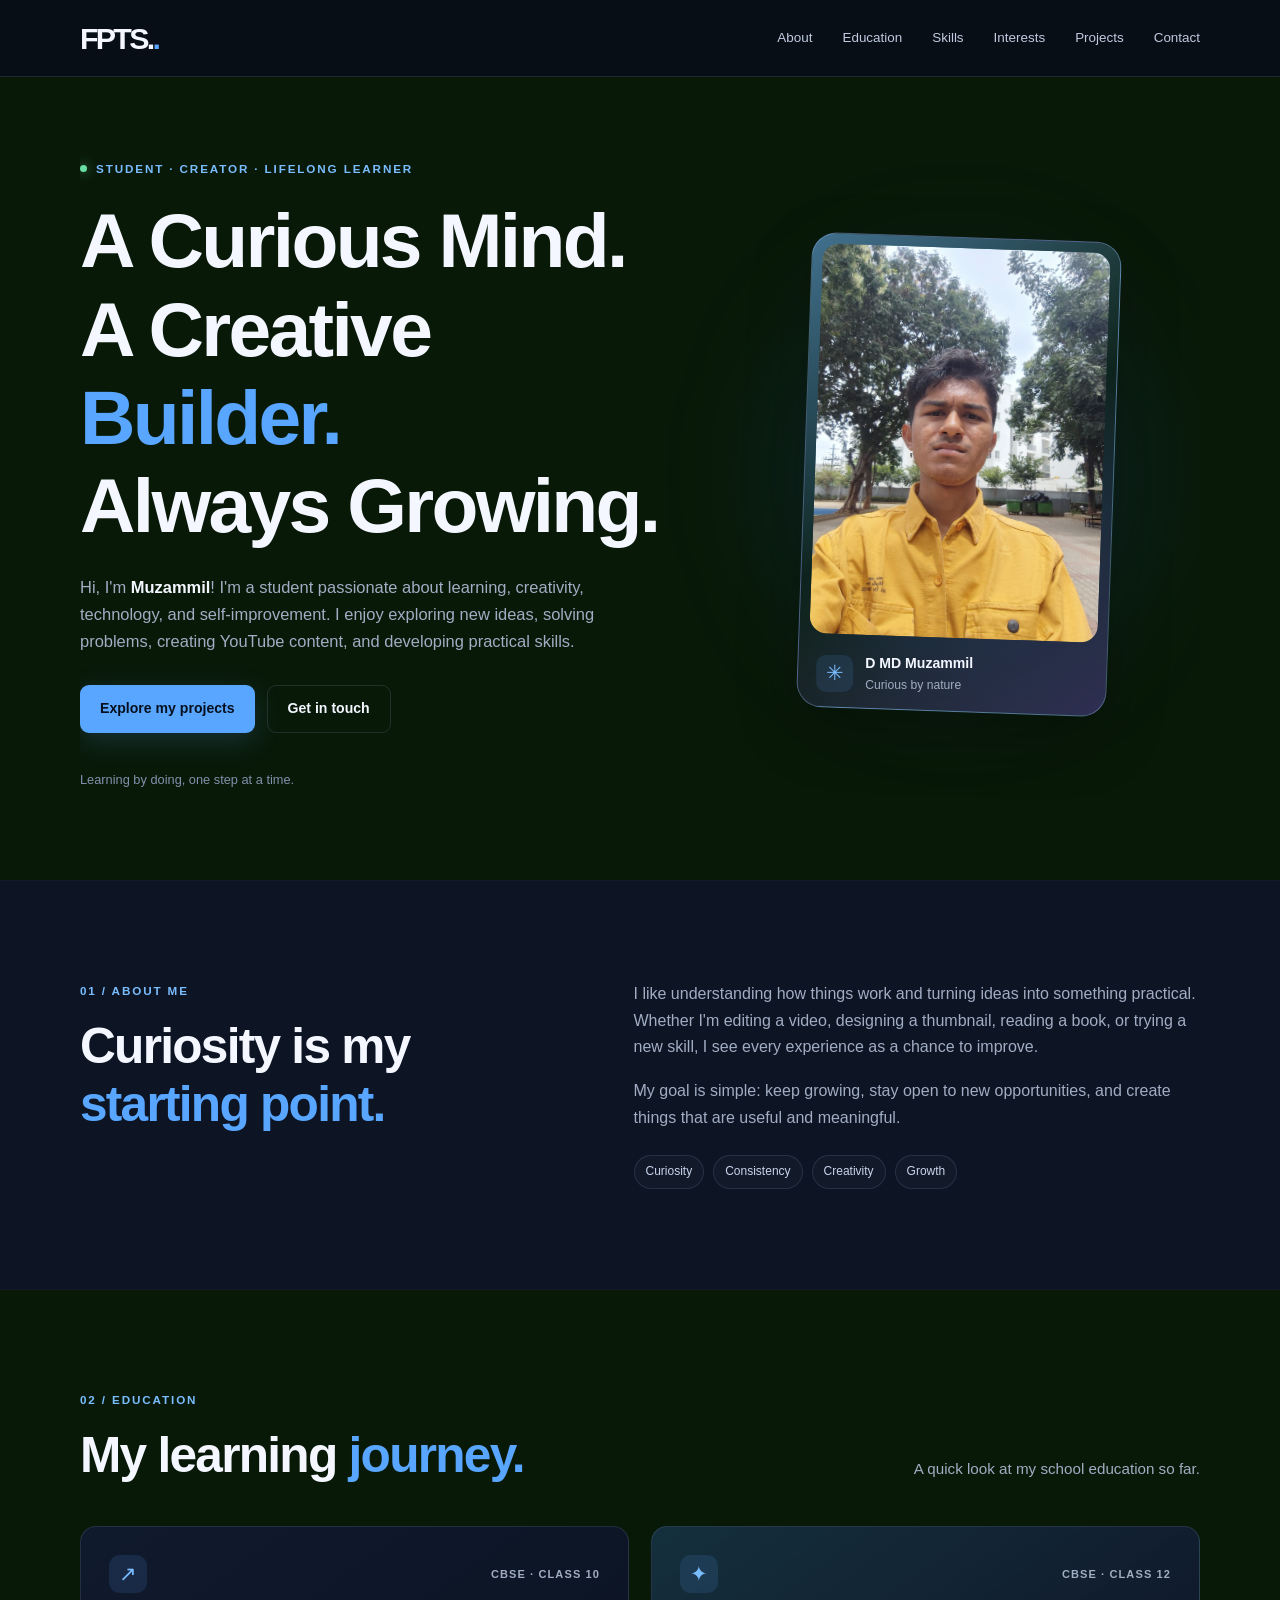
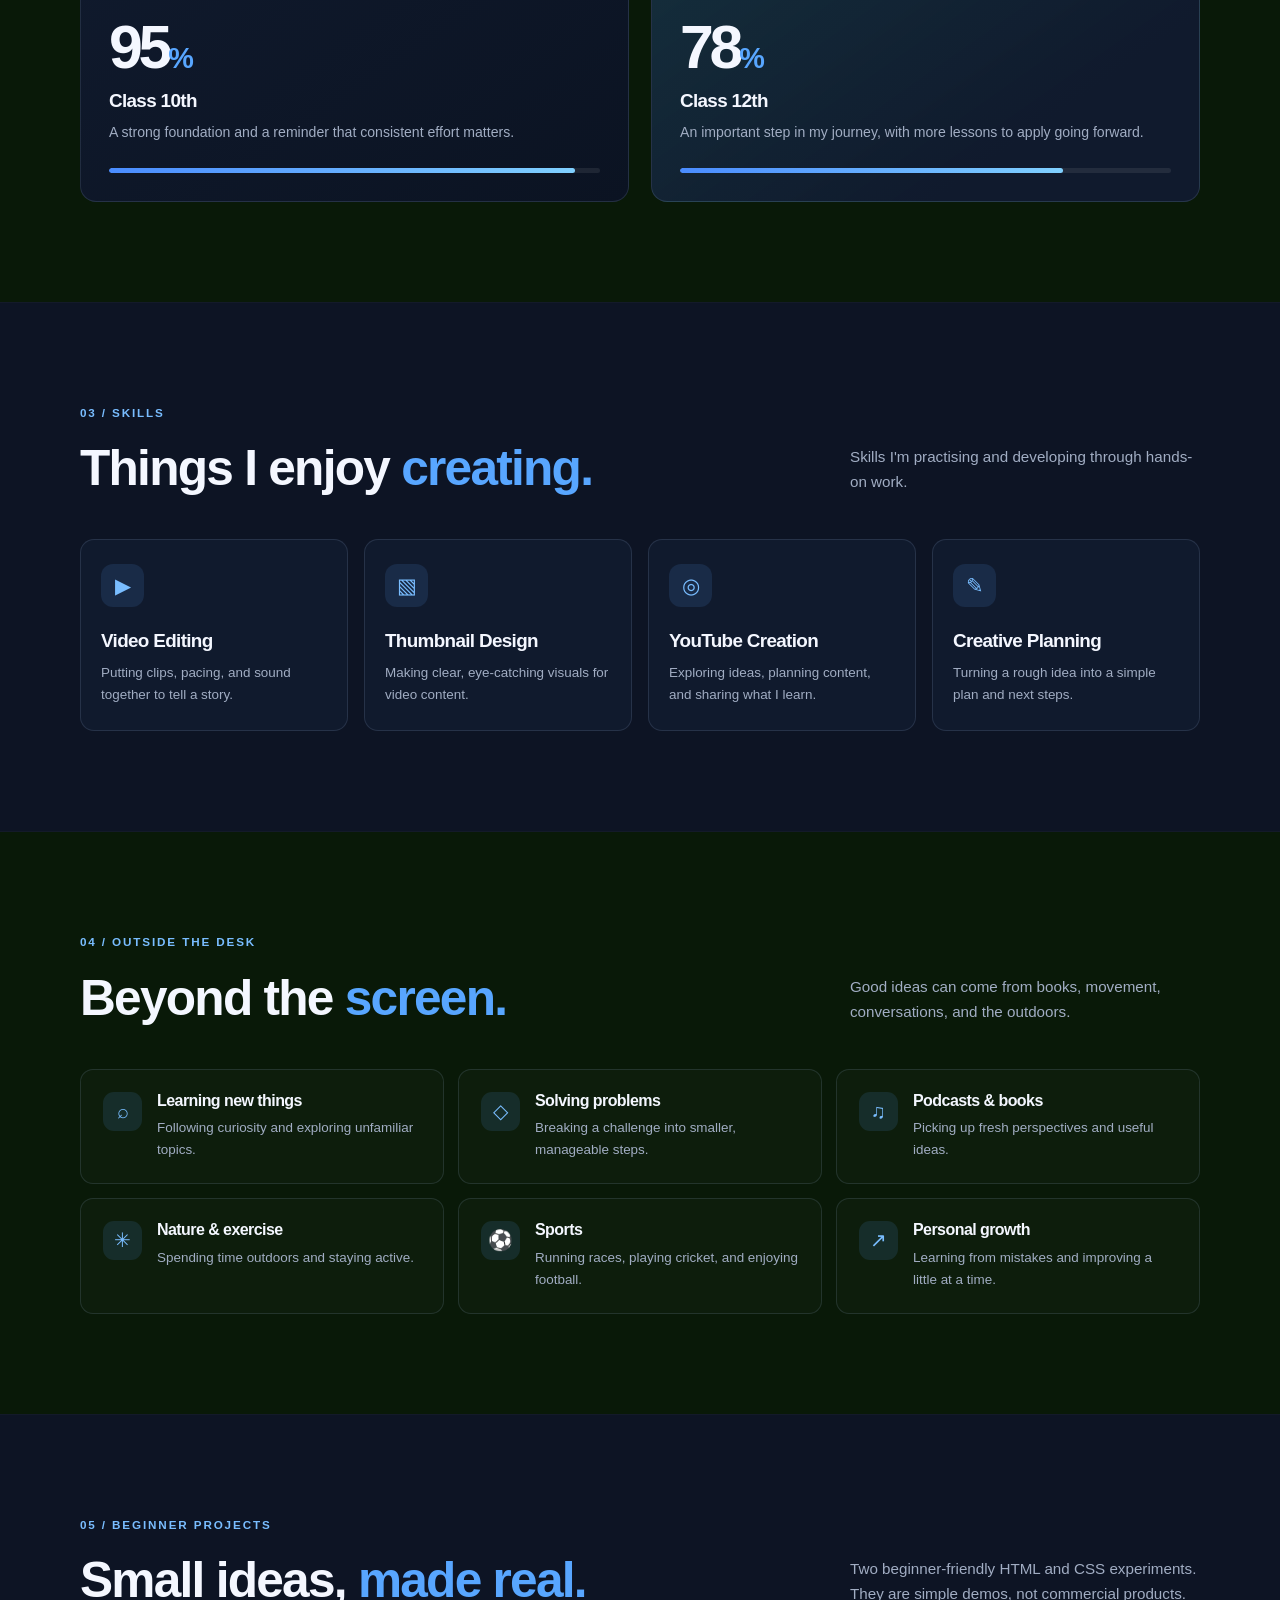
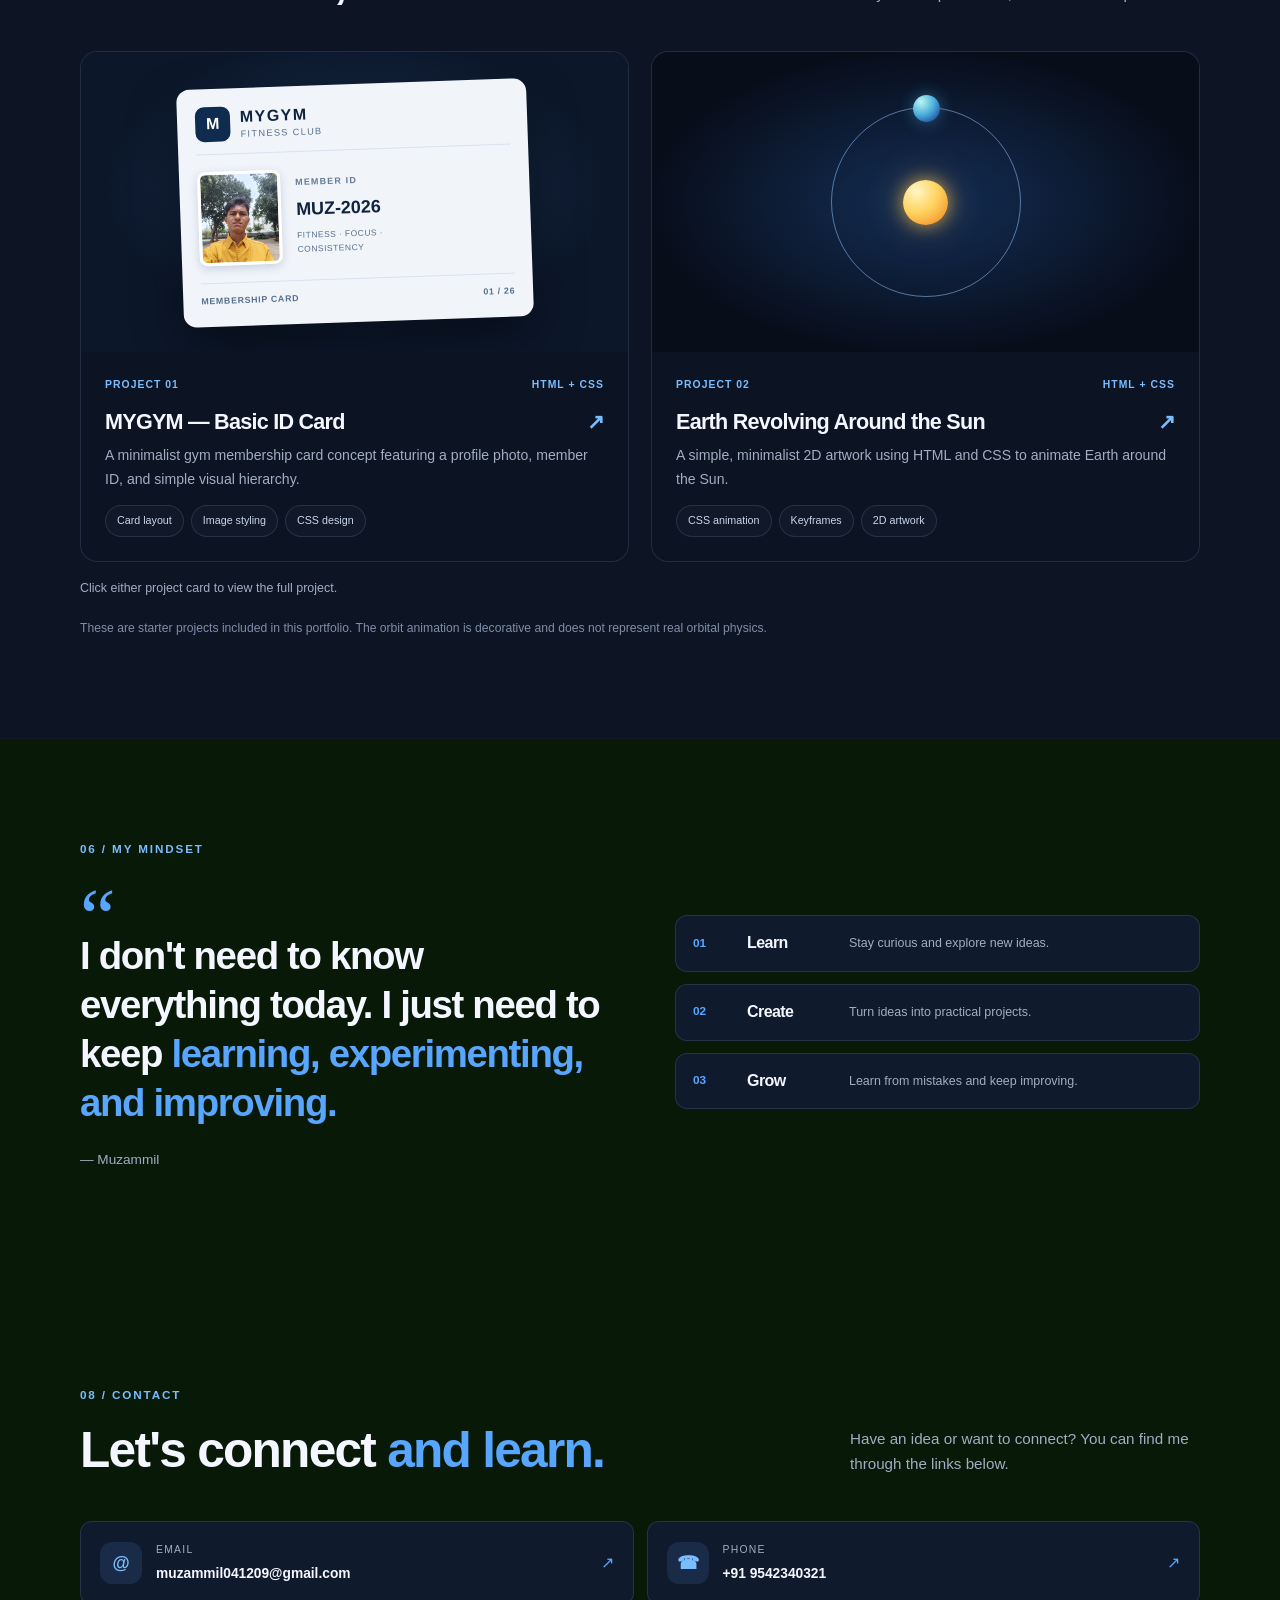
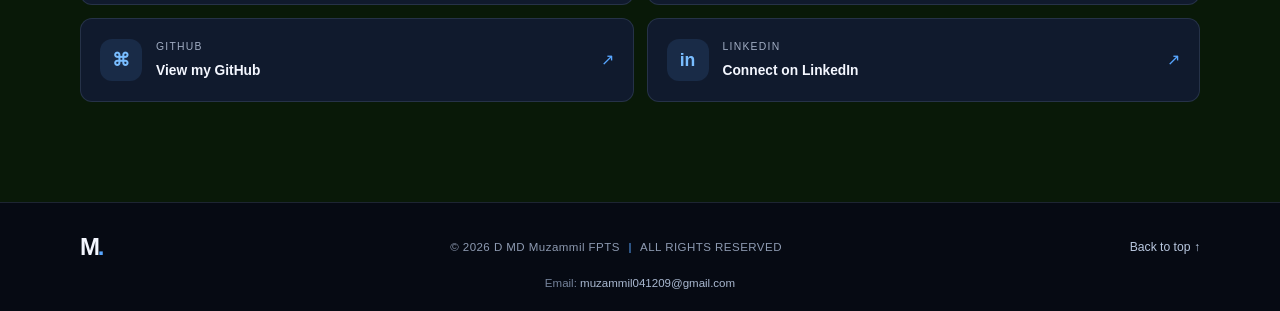
<file: index.html>
<!DOCTYPE html>
<html lang="en">
<head>
  <meta charset="UTF-8">
  <meta name="viewport" content="width=device-width, initial-scale=1.0">
  <meta name="description" content="Muzammil's student portfolio — learning, creating, and growing.">
  <title>D MD Muzammil | Personal Portfolio</title>
  <link rel="stylesheet" href="style.css">
</head>
<body>
  <header class="site-header">
    <nav class="nav container" aria-label="Main navigation">
      <a class="logo" href="#home" aria-label="Muzammil home">FPTS.<span>.</span></a>
      <div class="nav-links">
        <a href="#about">About</a>
        <a href="#education">Education</a>
        <a href="#skills">Skills</a>
        <a href="#interests">Interests</a>
        <a href="#projects">Projects</a>
        <a href="#contact">Contact</a>
      </div>
    </nav>
  </header>

  <main>
    <section class="hero section container" id="home">
      <div class="hero-copy">
        <p class="eyebrow"><span class="status-dot"></span> STUDENT · CREATOR · LIFELONG LEARNER</p>
        <h1>A Curious Mind.<br>A Creative <span>Builder.</span><br>Always Growing.</h1>
        <p class="hero-text">Hi, I'm <strong>Muzammil</strong>! I'm a student passionate about learning, creativity, technology, and self-improvement. I enjoy exploring new ideas, solving problems, creating YouTube content, and developing practical skills.</p>
        <div class="hero-actions">
          <a class="button button-primary" href="#projects">Explore my projects</a>
          <a class="button button-ghost" href="#contact">Get in touch</a>
        </div>
        <div class="hero-note"> Learning by doing, one step at a time.</div>
      </div>
      <div class="hero-visual">
        <div class="photo-glow"></div>
        <div class="profile-frame">
          <img src="profile.jpg" alt="Portrait of Muzammil wearing a yellow shirt outdoors">
          <div class="photo-caption"><span class="caption-mark">✳</span><div><strong>D MD Muzammil</strong><small>Curious by nature</small></div></div>
        </div>
        
        
        
      </div>
    </section>

    <section class="section section-muted" id="about">
      <div class="container about-grid">
        <div>
          <p class="eyebrow">01 / ABOUT ME</p>
          <h2>Curiosity is my <span>starting point.</span></h2>
        </div>
        <div class="about-copy">
          <p>I like understanding how things work and turning ideas into something practical. Whether I'm editing a video, designing a thumbnail, reading a book, or trying a new skill, I see every experience as a chance to improve.</p>
          <p>My goal is simple: keep growing, stay open to new opportunities, and create things that are useful and meaningful.</p>
          <div class="mini-values"><span>Curiosity</span><span>Consistency</span><span>Creativity</span><span>Growth</span></div>
        </div>
      </div>
    </section>

    <section class="section container" id="education">
      <div class="section-heading">
        <div><p class="eyebrow">02 / EDUCATION</p><h2>My learning <span>journey.</span></h2></div>
        <p class="section-intro">A quick look at my school education so far.</p>
      </div>
      <div class="education-grid">
        <article class="education-card">
          <div class="card-top"><span class="card-icon">↗</span><span class="card-label">CBSE · CLASS 10</span></div>
          <p class="score">95<span>%</span></p>
          <h3>Class 10th</h3>
          <p class="muted-text">A strong foundation and a reminder that consistent effort matters.</p>
          <div class="score-track"><span style="width:95%"></span></div>
        </article>
        <article class="education-card education-card-featured">
          <div class="card-top"><span class="card-icon">✦</span><span class="card-label">CBSE · CLASS 12</span></div>
          <p class="score">78<span>%</span></p>
          <h3>Class 12th</h3>
          <p class="muted-text">An important step in my journey, with more lessons to apply going forward.</p>
          <div class="score-track"><span style="width:78%"></span></div>
        </article>
      </div>
    </section>

    <section class="section section-muted" id="skills">
      <div class="container">
        <div class="section-heading">
          <div><p class="eyebrow">03 / SKILLS</p><h2>Things I enjoy <span>creating.</span></h2></div>
          <p class="section-intro">Skills I'm practising and developing through hands-on work.</p>
        </div>
        <div class="skills-grid">
          <article class="skill-card"><span class="skill-symbol">▶</span><h3>Video Editing</h3><p>Putting clips, pacing, and sound together to tell a story.</p></article>
          <article class="skill-card"><span class="skill-symbol">▧</span><h3>Thumbnail Design</h3><p>Making clear, eye-catching visuals for video content.</p></article>
          <article class="skill-card"><span class="skill-symbol">◎</span><h3>YouTube Creation</h3><p>Exploring ideas, planning content, and sharing what I learn.</p></article>
          <article class="skill-card"><span class="skill-symbol">✎</span><h3>Creative Planning</h3><p>Turning a rough idea into a simple plan and next steps.</p></article>
        </div>
      </div>
    </section>

    <section class="section container" id="interests">
      <div class="section-heading">
        <div><p class="eyebrow">04 / OUTSIDE THE DESK</p><h2>Beyond the <span>screen.</span></h2></div>
        <p class="section-intro">Good ideas can come from books, movement, conversations, and the outdoors.</p>
      </div>
      <div class="interest-grid">
        <div class="interest-item"><span>⌕</span><div><h3>Learning new things</h3><p>Following curiosity and exploring unfamiliar topics.</p></div></div>
        <div class="interest-item"><span>◇</span><div><h3>Solving problems</h3><p>Breaking a challenge into smaller, manageable steps.</p></div></div>
        <div class="interest-item"><span>♫</span><div><h3>Podcasts & books</h3><p>Picking up fresh perspectives and useful ideas.</p></div></div>
        <div class="interest-item"><span>✳</span><div><h3>Nature & exercise</h3><p>Spending time outdoors and staying active.</p></div></div>
        <div class="interest-item"><span>⚽</span><div><h3>Sports</h3><p>Running races, playing cricket, and enjoying football.</p></div></div>
        <div class="interest-item"><span>↗</span><div><h3>Personal growth</h3><p>Learning from mistakes and improving a little at a time.</p></div></div>
      </div>
    </section>

    <section class="section section-muted" id="projects">
      <div class="container">
        <div class="section-heading">
          <div><p class="eyebrow">05 / BEGINNER PROJECTS</p><h2>Small ideas, <span>made real.</span></h2></div>
          <p class="section-intro">Two beginner-friendly HTML and CSS experiments. They are simple demos, not commercial products.</p>
        </div>
        <div class="projects-grid">
          <a class="project-card project-card-link" href="gym-id-card.html" aria-label="Open MYGYM basic ID card project">
            <div class="project-preview id-preview">
              <div class="gym-card">
                <div class="gym-top"><span class="gym-logo">M</span><div><strong>MYGYM</strong><small>FITNESS CLUB</small></div></div>
                <div class="gym-body">
                  <img src="profile.jpg" alt="Muzammil's photo used in the sample MYGYM ID card">
                  <div class="gym-details"><strong>MEMBER ID</strong><span>MUZ-2026</span><small>FITNESS · FOCUS · CONSISTENCY</small></div>
                </div>
                <div class="gym-bottom"><span>MEMBERSHIP CARD</span><span>01 / 26</span></div>
              </div>
            </div>
            <div class="project-info"><div class="project-meta"><span>PROJECT 01</span><span>HTML + CSS</span></div><h3>MYGYM — Basic ID Card <span class="project-open-arrow">↗</span></h3><p>A minimalist gym membership card concept featuring a profile photo, member ID, and simple visual hierarchy.</p><div class="tag-list"><span>Card layout</span><span>Image styling</span><span>CSS design</span></div></div>
          </a>
          <a class="project-card project-card-link" href="earth-sun.html" aria-label="Open Earth revolving around Sun project">
            <div class="project-preview space-preview">
              
              <div class="sun-system-preview" aria-label="Minimalist CSS animation showing Earth revolving around the Sun">
                
                <div class="preview-orbit-ring"></div>
                <div class="preview-sun"></div>
                <div class="preview-earth-orbit"><div class="preview-earth"></div></div>
              </div>
              
            </div>
            <div class="project-info"><div class="project-meta"><span>PROJECT 02</span><span>HTML + CSS</span></div><h3>Earth Revolving Around the Sun <span class="project-open-arrow">↗</span></h3><p>A simple, minimalist 2D artwork using HTML and CSS to animate Earth around the Sun.</p><div class="tag-list"><span>CSS animation</span><span>Keyframes</span><span>2D artwork</span></div></div>
          </a>
        </div>
        
        <p class="project-click-note">Click either project card to view the full project.</p>
        <p class="project-note">These are starter projects included in this portfolio. The orbit animation is decorative and does not represent real orbital physics.</p>
      </div>
    </section>

    <section class="section container mindset-section">
      <div class="mindset-quote"><p class="eyebrow">06 / MY MINDSET</p><span class="quote-mark">“</span><h2>I don't need to know everything today. I just need to keep <span>learning, experimenting, and improving.</span></h2><p class="quote-signature">— Muzammil</p></div>
      <div class="mindset-cards">
        <article><span class="mindset-number">01</span><h3>Learn</h3><p>Stay curious and explore new ideas.</p></article>
        <article><span class="mindset-number">02</span><h3>Create</h3><p>Turn ideas into practical projects.</p></article>
        <article><span class="mindset-number">03</span><h3>Grow</h3><p>Learn from mistakes and keep improving.</p></article>
      </div>
    </section>

   

    <section class="section container contact-section" id="contact">
      <div class="section-heading">
        <div><p class="eyebrow">08 / CONTACT</p><h2>Let's connect <span>and learn.</span></h2></div>
        <p class="section-intro">Have an idea or want to connect? You can find me through the links below.</p>
      </div>
      <div class="contact-grid">
        <a class="contact-card" href="mailto:muzammil041209@gmail.com"><span class="contact-icon">@</span><span><small>EMAIL</small><strong>muzammil041209@gmail.com</strong></span><span class="contact-arrow">↗</span></a>
        <a class="contact-card" href="tel:+919542340321"><span class="contact-icon">☎</span><span><small>PHONE</small><strong>+91 9542340321</strong></span><span class="contact-arrow">↗</span></a>
        <a class="contact-card" href="https://github.com/muzammil041209-crypto" target="_blank" rel="noopener noreferrer"><span class="contact-icon">⌘</span><span><small>GITHUB</small><strong>View my GitHub</strong></span><span class="contact-arrow">↗</span></a>
        <a class="contact-card" href="https://www.linkedin.com/in/smart-study-d-md-muzammil-b70993381?utm_source=share_via&amp;utm_content=profile&amp;utm_medium=member_android" target="_blank" rel="noopener noreferrer"><span class="contact-icon">in</span><span><small>LINKEDIN</small><strong>Connect on LinkedIn</strong></span><span class="contact-arrow">↗</span></a>
      </div>
    </section>
  </main>

  <footer class="site-footer">
    <div class="container footer-inner">
      <a class="logo footer-logo" href="#home">M<span>.</span></a>
      <p>© 2026 D MD Muzammil FPTS <span class="footer-divider">|</span> ALL RIGHTS RESERVED</p>
      <a class="back-top" href="#home">Back to top ↑</a>
    </div>
    <div class="container footer-email">Email: <a href="mailto:muzammil041209@gmail.com">muzammil041209@gmail.com</a></div>
  </footer>
</body>
</html>
</file>
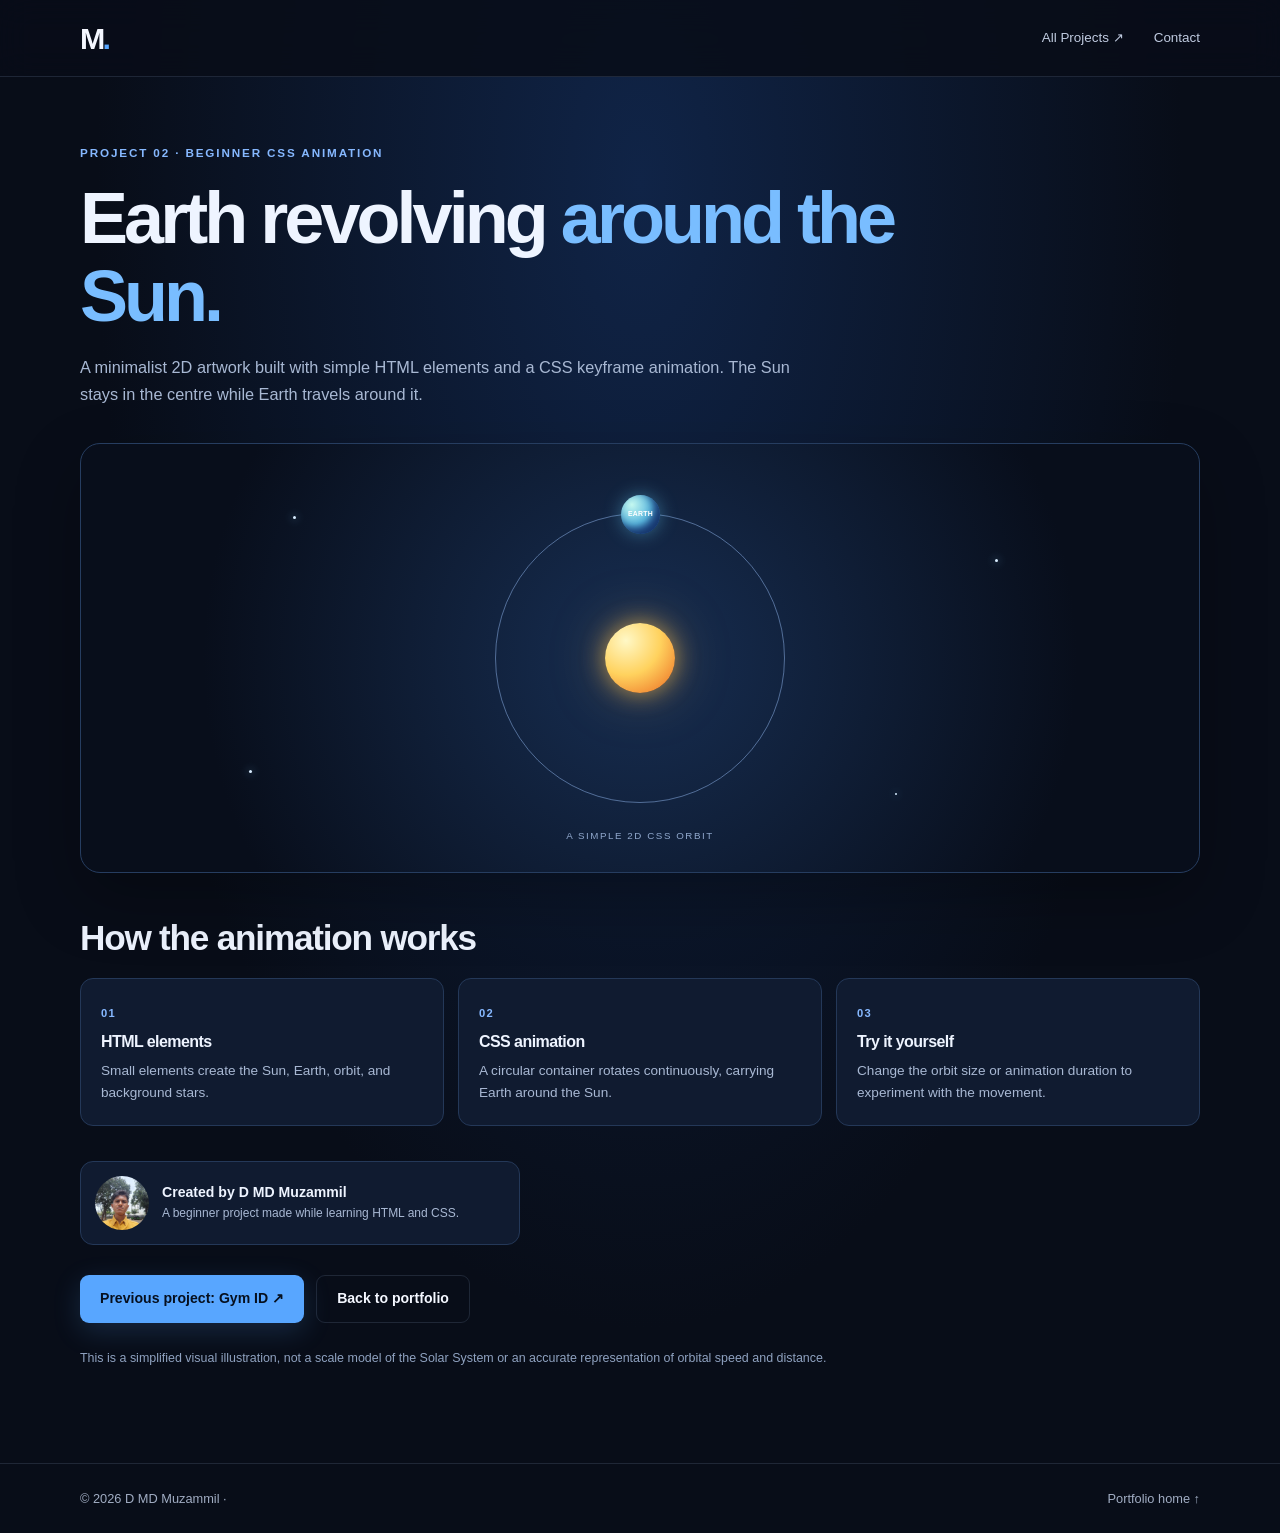
<file: earth-sun.html>
<!DOCTYPE html>
<html lang="en">
<head>
  <meta charset="UTF-8">
  <meta name="viewport" content="width=device-width, initial-scale=1.0">
  <title>Earth Revolving Around the Sun | D MD Muzammil</title>
  <link rel="stylesheet" href="style.css">
  <link rel="stylesheet" href="project-pages.css">
</head>
<body class="standalone-project earth-project-page">
  <header class="site-header">
    <nav class="nav container" aria-label="Project navigation">
      <a class="logo" href="index.html#home" aria-label="Back to portfolio">M<span>.</span></a>
      <div class="nav-links"><a href="index.html#projects">All Projects ↗</a><a href="index.html#contact">Contact</a></div>
    </nav>
  </header>
  <main class="project-page-main container">
    <p class="eyebrow">PROJECT 02 · BEGINNER CSS ANIMATION</p>
    <h1>Earth revolving <span>around the Sun.</span></h1>
    <p class="project-lead">A minimalist 2D artwork built with simple HTML elements and a CSS keyframe animation. The Sun stays in the centre while Earth travels around it.</p>

    <section class="earth-artwork" aria-label="Earth revolving around the Sun animation">
      <span class="art-star art-star-1"></span><span class="art-star art-star-2"></span><span class="art-star art-star-3"></span><span class="art-star art-star-4"></span>
      <div class="art-orbit"></div>
      <div class="art-sun"></div>
      <div class="art-earth-orbit"><div class="art-earth"><span>EARTH</span></div></div>
      <p class="art-label">A SIMPLE 2D CSS ORBIT</p>
    </section>

    <section class="project-learning">
      <h2>How the animation works</h2>
      <div class="learning-cards">
        <article><span>01</span><h3>HTML elements</h3><p>Small elements create the Sun, Earth, orbit, and background stars.</p></article>
        <article><span>02</span><h3>CSS animation</h3><p>A circular container rotates continuously, carrying Earth around the Sun.</p></article>
        <article><span>03</span><h3>Try it yourself</h3><p>Change the orbit size or animation duration to experiment with the movement.</p></article>
      </div>
    </section>
    <aside class="project-author project-author-dark"><img src="profile.jpg" alt="Muzammil's profile photo"><span><strong>Created by D MD Muzammil</strong><small>A beginner project made while learning HTML and CSS.</small></span></aside>
    <div class="project-page-actions"><a class="button button-primary" href="gym-id-card.html">Previous project: Gym ID ↗</a><a class="button button-ghost" href="index.html#projects">Back to portfolio</a></div>
    <p class="science-note">This is a simplified visual illustration, not a scale model of the Solar System or an accurate representation of orbital speed and distance.</p>
  </main>
  <footer class="project-footer"><div class="container">© 2026 D MD Muzammil · <a href="index.html">Portfolio home ↑</a></div></footer>
</body>
</html>
</file>
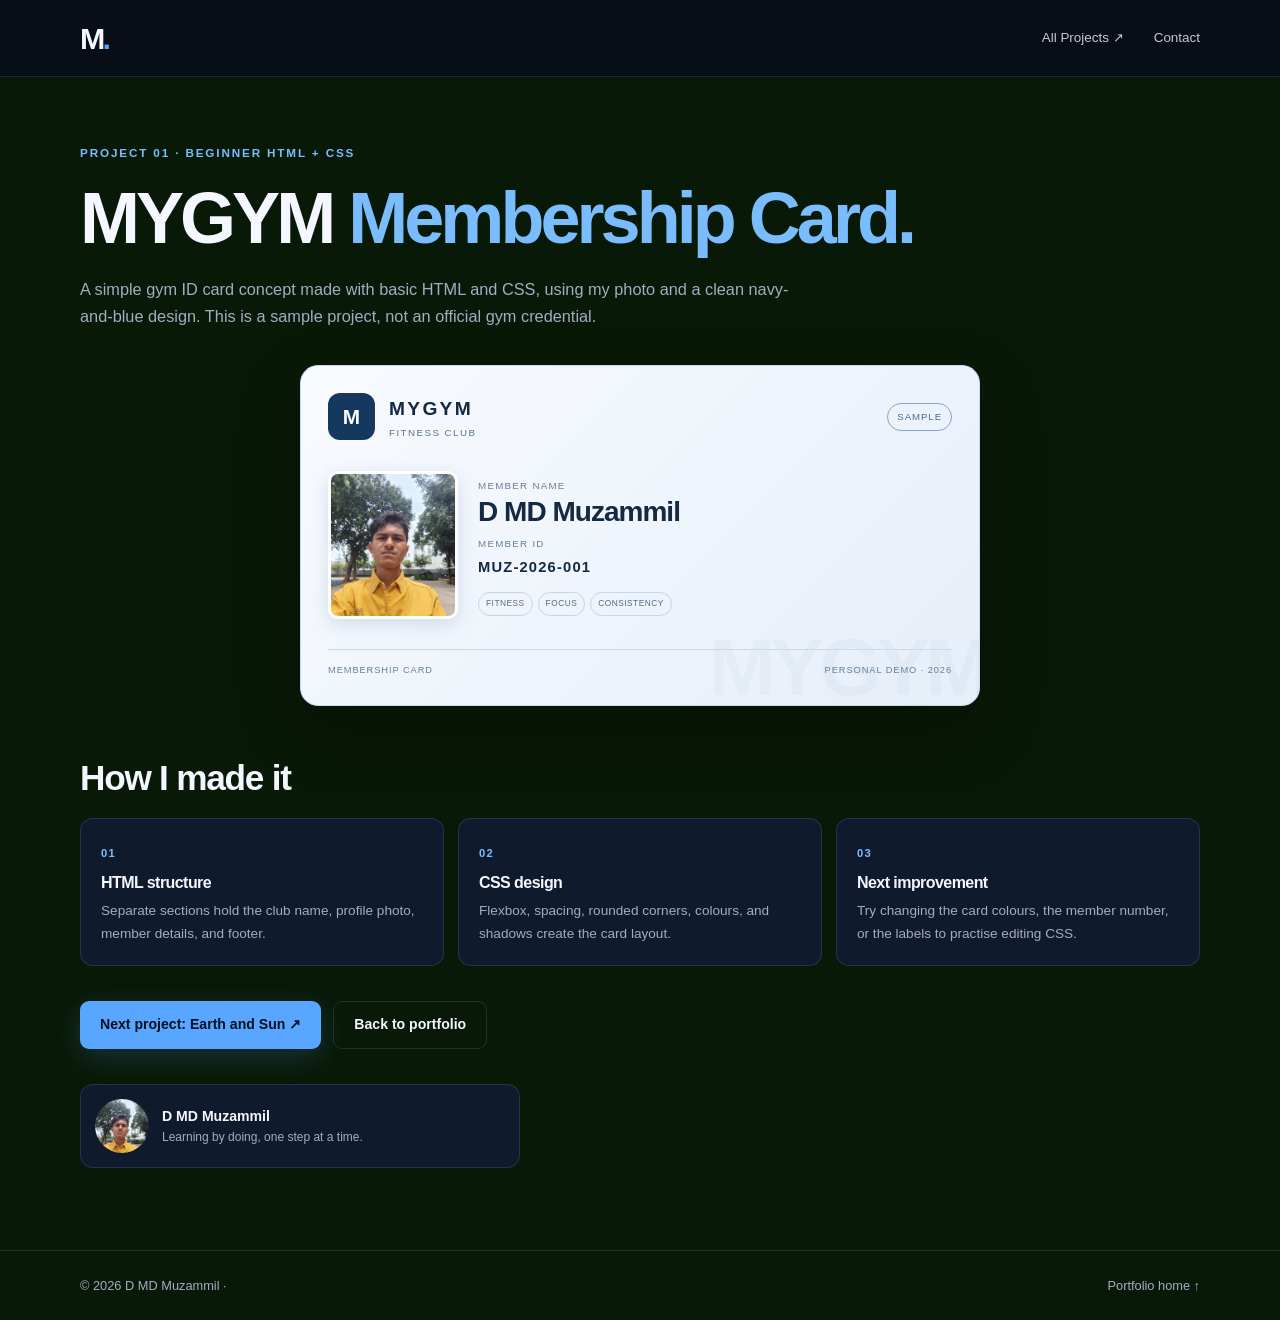
<file: gym-id-card.html>
<!DOCTYPE html>
<html lang="en">
<head>
  <meta charset="UTF-8">
  <meta name="viewport" content="width=device-width, initial-scale=1.0">
  <title>MYGYM ID Card | D MD Muzammil</title>
  <link rel="stylesheet" href="style.css">
  <link rel="stylesheet" href="project-pages.css">
</head>
<body class="standalone-project gym-project-page">
  <header class="site-header">
    <nav class="nav container" aria-label="Project navigation">
      <a class="logo" href="index.html#home" aria-label="Back to portfolio">M<span>.</span></a>
      <div class="nav-links"><a href="index.html#projects">All Projects ↗</a><a href="index.html#contact">Contact</a></div>
    </nav>
  </header>
  <main class="project-page-main container">
    <p class="eyebrow">PROJECT 01 · BEGINNER HTML + CSS</p>
    <h1>MYGYM <span>Membership Card.</span></h1>
    <p class="project-lead">A simple gym ID card concept made with basic HTML and CSS, using my photo and a clean navy-and-blue design. This is a sample project, not an official gym credential.</p>

    <section class="gym-demo-card" aria-label="Sample gym ID card">
      <div class="gym-demo-head">
        <div class="gym-demo-logo">M</div>
        <div><strong>MYGYM</strong><small>FITNESS CLUB</small></div>
        <span class="demo-badge">SAMPLE</span>
      </div>
      <div class="gym-demo-member">
        <img src="profile.jpg" alt="Muzammil's profile photo">
        <div class="gym-demo-details">
          <small>MEMBER NAME</small><h2>D MD Muzammil</h2>
          <small>MEMBER ID</small><strong>MUZ-2026-001</strong>
          <div class="gym-demo-tags"><span>FITNESS</span><span>FOCUS</span><span>CONSISTENCY</span></div>
        </div>
      </div>
      <div class="gym-demo-footer"><span>MEMBERSHIP CARD</span><span>PERSONAL DEMO · 2026</span></div>
      <div class="gym-demo-watermark">MYGYM</div>
    </section>

    <section class="project-learning">
      <h2>How I made it</h2>
      <div class="learning-cards">
        <article><span>01</span><h3>HTML structure</h3><p>Separate sections hold the club name, profile photo, member details, and footer.</p></article>
        <article><span>02</span><h3>CSS design</h3><p>Flexbox, spacing, rounded corners, colours, and shadows create the card layout.</p></article>
        <article><span>03</span><h3>Next improvement</h3><p>Try changing the card colours, the member number, or the labels to practise editing CSS.</p></article>
      </div>
    </section>
    <div class="project-page-actions"><a class="button button-primary" href="earth-sun.html">Next project: Earth and Sun ↗</a><a class="button button-ghost" href="index.html#projects">Back to portfolio</a></div>
    <aside class="project-author"><img src="profile.jpg" alt=""><span><strong>D MD Muzammil</strong><small>Learning by doing, one step at a time.</small></span></aside>
  </main>
  <footer class="project-footer"><div class="container">© 2026 D MD Muzammil · <a href="index.html">Portfolio home ↑</a></div></footer>
</body>
</html>
</file>
<file: style.css>
:root {
  --bg: #091908;
  --bg-soft: #0d1424;
  --card: #101a2d;
  --card-light: #14213a;
  --text: #f4f7ff;
  --muted: #a1adc3;
  --blue: #58a6ff;
  --blue-bright: #79bdff;
  --border: rgba(160, 185, 225,  0.15);
  --shadow: 0 22px 60px rgba(0, 0, 0, 0.25);
}

* { box-sizing: border-box; }
html { scroll-behavior: smooth; scroll-padding-top: 90px; }
body {
  margin: 0;
  background: var(--bg);
  color: var(--text);
  font-family: Inter, "Segoe UI", Arial, sans-serif;
  line-height: 1.65;
}
a { color: inherit; text-decoration: none; }
img { max-width: 100%; display: block; }
button, a { -webkit-tap-highlight-color: transparent; }
a:focus-visible { outline: 3px solid var(--blue-bright); outline-offset: 4px; border-radius: 5px; }
.container { width: min(1120px, calc(100% - 44px)); margin-inline: auto; }
.section { padding-block: 100px; }
.section-muted { background: var(--bg-soft); border-block: 1px solid rgba(255,255,255,.025); }
h1, h2, h3, p { margin-top: 0; }
h1, h2, h3 { line-height: 1.15; letter-spacing: -0.035em; }
h1 { font-size: clamp(2.8rem, 6vw, 5.2rem); margin-bottom: 24px; }
h2 { font-size: clamp(2rem, 4vw, 3.1rem); margin-bottom: 0; }
h3 { font-size: 1.18rem; }
h1 span, h2 span { color: var(--blue); }
.eyebrow { color: var(--blue-bright); font-size: .73rem; font-weight: 800; letter-spacing: .16em; margin-bottom: 18px; }
.muted-text, .section-intro { color: var(--muted); }
.section-heading { display: flex; align-items: end; justify-content: space-between; gap: 32px; margin-bottom: 42px; }
.section-intro { max-width: 350px; margin-bottom: 3px; font-size: .95rem; }

/* Navigation */
.site-header { position: sticky; top: 0; z-index: 20; background: rgba(8,13,25,.88); backdrop-filter: blur(16px); border-bottom: 1px solid var(--border); }
.nav { min-height: 76px; display: flex; align-items: center; justify-content: space-between; gap: 24px; }
.logo { display: inline-flex; align-items: center; font-size: 1.9rem; font-weight: 900; letter-spacing: -.09em; }
.logo span { color: var(--blue); }
.nav-links { display: flex; align-items: center; gap: clamp(14px, 2.5vw, 30px); }
.nav-links a { color: #c0cbe0; font-size: .84rem; transition: color .2s ease; }
.nav-links a:hover { color: var(--blue-bright); }

/* Hero */
.hero { min-height: 660px; display: grid; grid-template-columns: 1.1fr .9fr; align-items: center; gap: 50px; padding-top: 82px; padding-bottom: 90px; overflow: hidden; }
.hero-copy { position: relative; z-index: 2; }
.hero .eyebrow { display: flex; align-items: center; gap: 9px; }
.status-dot, .chip-dot { width: 7px; height: 7px; border-radius: 50%; background: #68e0a3; box-shadow: 0 0 12px rgba(104,224,163,.65); }
.hero-text { max-width: 600px; color: var(--muted); font-size: 1.03rem; }
.hero-text strong { color: var(--text); }
.hero-actions { display: flex; flex-wrap: wrap; gap: 12px; margin-top: 30px; }
.button { display: inline-flex; align-items: center; justify-content: center; gap: 14px; min-height: 48px; padding: 0 20px; border-radius: 9px; font-size: .88rem; font-weight: 750; transition: transform .2s ease, background .2s ease, border-color .2s ease; }
.button:hover { transform: translateY(-3px); }
.button-primary { color: #06101f; background: var(--blue); box-shadow: 0 8px 28px rgba(88,166,255,.18); }
.button-primary:hover { background: var(--blue-bright); }
.button-ghost { border: 1px solid var(--border); color: var(--text); }
.button-ghost:hover { border-color: var(--blue); }
.hero-note { display: flex; align-items: center; gap: 12px; margin-top: 36px; color: #8291ab; font-size: .8rem; }
.note-line { width: 32px; height: 1px; background: var(--blue); }
.hero-visual { position: relative; display: grid; place-items: center; min-height: 460px; }
.photo-glow { position: absolute; width: 310px; height: 360px; background: rgba(47,133,255,.16); filter: blur(70px); border-radius: 50%; }
.profile-frame { position: relative; width: min(310px, 76%); padding: 10px; background: linear-gradient(145deg, rgba(115,186,255,.55), rgba(115,186,255,.04) 50%, rgba(139,102,255,.3)); border: 1px solid rgba(155,195,255,.35); border-radius: 25px; transform: rotate(2deg); box-shadow: var(--shadow); z-index: 2; }
.profile-frame > img { width: 100%; height: 390px; object-fit: cover; object-position: center 25%; border-radius: 17px; filter: saturate(.9); }
.photo-caption { display: flex; align-items: center; gap: 12px; padding: 14px 8px 6px; transform: rotate(-2deg); }
.caption-mark { display: grid; place-items: center; width: 37px; height: 37px; border-radius: 10px; color: var(--blue-bright); background: rgba(88,166,255,.12); font-size: 1.3rem; }
.photo-caption strong, .photo-caption small { display: block; }
.photo-caption strong { font-size: .88rem; }
.photo-caption small { color: var(--muted); font-size: .76rem; }
.floating-chip { position: absolute; z-index: 4; border: 1px solid var(--border); border-radius: 10px; padding: 10px 14px; background: rgba(16,26,45,.92); box-shadow: var(--shadow); font-size: .78rem; color: #dfeaff; }
.chip-top { top: 56px; right: -5px; animation: float 4s ease-in-out infinite; }
.chip-bottom { bottom: 55px; left: -5px; display: flex; align-items: center; gap: 9px; animation: float 4.5s ease-in-out infinite reverse; }
.orbit { position: absolute; border: 1px solid rgba(88,166,255,.14); border-radius: 50%; transform: rotate(-25deg); }
.orbit-one { width: 440px; height: 270px; }
.orbit-two { width: 380px; height: 490px; transform: rotate(45deg); border-color: rgba(151,124,255,.1); }
@keyframes float { 0%,100% { transform: translateY(0); } 50% { transform: translateY(-8px); } }

/* About */
.about-grid { display: grid; grid-template-columns: .9fr 1.1fr; gap: 90px; align-items: start; }
.about-grid h2 { max-width: 440px; }
.about-copy { color: var(--muted); }
.about-copy p { margin-bottom: 18px; }
.mini-values { display: flex; flex-wrap: wrap; gap: 9px; margin-top: 24px; }
.mini-values span, .tag-list span { border: 1px solid var(--border); color: #c8d5ec; background: rgba(255,255,255,.025); padding: 6px 11px; border-radius: 100px; font-size: .75rem; }

/* Education */
.education-grid { display: grid; grid-template-columns: repeat(2, 1fr); gap: 22px; }
.education-card { padding: 28px; border-radius: 16px; border: 1px solid var(--border); background: linear-gradient(145deg, #101a2d, #0b1322); transition: transform .25s ease, border-color .25s ease; }
.education-card:hover, .skill-card:hover, .project-card:hover { transform: translateY(-5px); border-color: rgba(88,166,255,.45); }
.education-card-featured { background: linear-gradient(145deg, rgba(36,76,126,.45), #101a2d 72%); }
.card-top { display: flex; justify-content: space-between; align-items: center; gap: 12px; }
.card-icon { display: grid; place-items: center; width: 38px; height: 38px; border-radius: 11px; background: rgba(88,166,255,.12); color: var(--blue-bright); font-size: 1.3rem; }
.card-label { color: var(--muted); font-size: .69rem; letter-spacing: .1em; font-weight: 800; }
.score { font-size: 3.8rem; font-weight: 850; letter-spacing: -.07em; margin: 24px 0 0; line-height: 1; }
.score span { color: var(--blue); font-size: 1.8rem; }
.education-card h3 { margin: 12px 0 9px; }
.muted-text { font-size: .88rem; margin-bottom: 24px; }
.score-track { height: 5px; background: rgba(255,255,255,.08); border-radius: 20px; overflow: hidden; }
.score-track span { display: block; height: 100%; background: linear-gradient(90deg, #4a8cff, #80d0ff); border-radius: inherit; }

/* Skills and interests */
.skills-grid { display: grid; grid-template-columns: repeat(4, 1fr); gap: 16px; }
.skill-card { padding: 24px 20px; background: var(--card); border: 1px solid var(--border); border-radius: 14px; transition: transform .25s ease, border-color .25s ease; }
.skill-symbol { display: grid; place-items: center; width: 43px; height: 43px; margin-bottom: 23px; border-radius: 12px; background: rgba(88,166,255,.12); color: var(--blue-bright); font-size: 1.3rem; }
.skill-card h3 { margin-bottom: 10px; }
.skill-card p, .interest-item p { color: var(--muted); font-size: .84rem; margin-bottom: 0; }
.interest-grid { display: grid; grid-template-columns: repeat(3, 1fr); gap: 14px; }
.interest-item { display: flex; align-items: flex-start; gap: 15px; padding: 22px; border: 1px solid var(--border); border-radius: 13px; background: rgba(255,255,255,.018); transition: background .2s ease, transform .2s ease; }
.interest-item:hover { background: var(--card); transform: translateY(-3px); }
.interest-item > span { flex: 0 0 39px; display: grid; place-items: center; height: 39px; border-radius: 11px; background: rgba(88,166,255,.12); color: var(--blue-bright); font-size: 1.25rem; }
.interest-item h3 { font-size: 1rem; margin-bottom: 7px; }

/* Projects */
.projects-grid { display: grid; grid-template-columns: repeat(2, 1fr); gap: 22px; align-items: stretch; }
.project-card { overflow: hidden; background: #0c1424; border: 1px solid var(--border); border-radius: 17px; transition: transform .25s ease, border-color .25s ease; }
.project-preview { min-height: 300px; display: grid; place-items: center; position: relative; overflow: hidden; padding: 24px; }
.id-preview { background: radial-gradient(ellipse at 50% 45%, rgba(68,139,225,.24), transparent 65%), #0c172a; }
.gym-card { width: min(350px, 100%); background: #f1f5fa; color: #10233e; padding: 18px; border-radius: 13px; box-shadow: 0 20px 50px rgba(0,0,0,.4); transform: rotate(-2deg); }
.gym-top { display: flex; align-items: center; gap: 10px; border-bottom: 1px solid #d8e1ed; padding-bottom: 12px; }
.gym-logo { display: grid; place-items: center; width: 35px; height: 35px; border-radius: 9px; background: #102b50; color: white; font-weight: 900; }
.gym-top strong, .gym-top small { display: block; line-height: 1.2; }
.gym-top strong { font-size: 1rem; letter-spacing: .09em; }
.gym-top small { color: #57708d; font-size: .58rem; letter-spacing: .14em; margin-top: 3px; }
.gym-body { display: flex; align-items: center; gap: 15px; padding: 17px 0; }
.gym-body img { width: 83px; height: 94px; object-fit: cover; object-position: center 25%; border-radius: 8px; border: 3px solid white; box-shadow: 0 3px 10px #c6d0dd; }
.gym-details { display: flex; flex-direction: column; gap: 5px; }
.gym-details strong { color: #647a96; font-size: .56rem; letter-spacing: .13em; }
.gym-details span { font-size: 1.12rem; font-weight: 900; }
.gym-details small { max-width: 145px; color: #57708d; font-size: .53rem; letter-spacing: .06em; }
.gym-bottom { display: flex; justify-content: space-between; border-top: 1px solid #d8e1ed; padding-top: 10px; color: #57708d; font-size: .55rem; font-weight: 800; letter-spacing: .08em; }
.space-preview { background: radial-gradient(ellipse at center, #132e55, #080d1a 72%); }
.space-label { position: absolute; top: 20px; display: flex; align-items: center; gap: 9px; color: #a7c9ff; font-size: .61rem; font-weight: 800; letter-spacing: .13em; }
.tiny-star { color: #7db9ff; }
.earth-scene { width: 250px; height: 220px; display: grid; place-items: center; position: relative; }
.earth { position: relative; width: 116px; height: 116px; border-radius: 50%; overflow: hidden; background: radial-gradient(circle at 30% 25%, #71d5ff, #2873cb 43%, #0c2d71 75%, #06142f); box-shadow: inset -12px -8px 20px rgba(0,0,0,.48), 0 0 32px rgba(59,150,255,.4); z-index: 2; }
.earth-shine { position: absolute; inset: 0; border-radius: 50%; background: linear-gradient(115deg, rgba(255,255,255,.3), transparent 42%); }
.continent { position: absolute; background: #52bd91; opacity: .9; filter: drop-shadow(0 0 2px rgba(0,0,0,.2)); }
.continent-one { width: 37px; height: 44px; left: 22px; top: 20px; border-radius: 55% 35% 60% 30%; transform: rotate(-28deg); clip-path: polygon(20% 0, 80% 8%, 100% 35%, 72% 54%, 80% 80%, 48% 100%, 35% 65%, 0 42%); }
.continent-two { width: 43px; height: 37px; right: 13px; bottom: 22px; border-radius: 40%; transform: rotate(20deg); clip-path: polygon(10% 0, 70% 8%, 100% 40%, 74% 60%, 60% 100%, 27% 76%, 0 35%); }
.orbit-path { position: absolute; width: 224px; height: 112px; border: 1px solid rgba(143,196,255,.55); border-radius: 50%; transform: rotate(-25deg); z-index: 3; }
.orbit-ball { position: absolute; top: -13px; left: 25px; font-size: 25px; filter: drop-shadow(0 0 8px rgba(255,255,255,.4)); animation: orbitFootball 5s linear infinite; transform-origin: 87px 68px; }
@keyframes orbitFootball { from { transform: rotate(0deg); } to { transform: rotate(360deg); } }
.star-field { position: absolute; width: 4px; height: 4px; background: #d9edff; border-radius: 50%; box-shadow: 0 0 10px #8bc5ff; }
.star-a { top: 28px; left: 23px; }.star-b { bottom: 30px; right: 19px; width: 3px; height: 3px; }.star-c { top: 52px; right: 12px; width: 2px; height: 2px; }
.orbit-caption { position: absolute; bottom: 15px; color: #7e9bc6; font-size: .7rem; letter-spacing: .04em; }
.project-info { padding: 24px; }
.project-meta { display: flex; justify-content: space-between; gap: 12px; color: var(--blue-bright); font-size: .65rem; font-weight: 800; letter-spacing: .1em; }
.project-info h3 { margin: 16px 0 10px; font-size: 1.35rem; }
.project-info p { color: var(--muted); font-size: .88rem; }
.tag-list { display: flex; flex-wrap: wrap; gap: 7px; }
.tag-list span { font-size: .67rem; }
.project-note { margin: 20px 0 0; color: #7f8ea8; font-size: .76rem; }

/* Mindset */
.mindset-section { display: grid; grid-template-columns: 1fr 1fr; gap: 70px; align-items: center; }
.quote-mark { display: block; height: 54px; color: var(--blue); font-family: Georgia, serif; font-size: 5rem; line-height: 1; }
.mindset-quote h2 { font-size: clamp(1.8rem, 3vw, 2.65rem); line-height: 1.28; }
.quote-signature { margin-top: 22px; color: var(--muted); font-size: .85rem; }
.mindset-cards { display: grid; gap: 12px; }
.mindset-cards article { display: grid; grid-template-columns: 42px 90px 1fr; align-items: center; gap: 12px; padding: 17px; border: 1px solid var(--border); border-radius: 12px; background: var(--card); }
.mindset-number { color: var(--blue); font-size: .74rem; font-weight: 800; }
.mindset-cards h3 { margin: 0; font-size: 1rem; }
.mindset-cards p { margin: 0; color: var(--muted); font-size: .78rem; }

/* YouTube and contact */
.youtube-section { padding-block: 64px; background: linear-gradient(110deg, #153766, #0d1c35 70%, #10142b); border-block: 1px solid rgba(130,180,255,.18); }
.youtube-inner { display: grid; grid-template-columns: 70px 1fr auto; align-items: center; gap: 28px; }
.youtube-icon { display: grid; place-items: center; width: 66px; height: 50px; border-radius: 14px; color: white; background: #ff3434; font-size: 1.25rem; box-shadow: 0 10px 30px rgba(255,52,52,.2); }
.youtube-copy .eyebrow { margin-bottom: 10px; }
.youtube-copy h2 { font-size: clamp(1.7rem, 3vw, 2.5rem); margin-bottom: 12px; }
.youtube-copy p:last-child { max-width: 650px; color: #b7c7e0; margin-bottom: 0; font-size: .9rem; }
.button-light { background: #f3f7ff; color: #10213b; white-space: nowrap; }
.button-light:hover { background: white; }
.contact-grid { display: grid; grid-template-columns: repeat(2, 1fr); gap: 13px; }
.contact-card { display: flex; align-items: center; gap: 14px; min-width: 0; padding: 19px; border: 1px solid var(--border); border-radius: 12px; background: var(--card); transition: border-color .2s ease, transform .2s ease; }
.contact-card:hover { border-color: rgba(88,166,255,.5); transform: translateY(-2px); }
.contact-icon { display: grid; place-items: center; flex: 0 0 42px; height: 42px; border-radius: 12px; background: rgba(88,166,255,.12); color: var(--blue-bright); font-size: 1.1rem; font-weight: 800; }
.contact-card > span:nth-child(2) { min-width: 0; }
.contact-card small, .contact-card strong { display: block; overflow-wrap: anywhere; }
.contact-card small { color: var(--muted); font-size: .65rem; letter-spacing: .12em; margin-bottom: 4px; }
.contact-card strong { font-size: .86rem; }
.contact-arrow { margin-left: auto; color: var(--blue); }

/* Footer */
.site-footer { border-top: 1px solid var(--border); background: #060a13; padding: 24px 0 18px; }
.footer-inner { display: flex; align-items: center; justify-content: space-between; gap: 18px; }
.footer-logo { font-size: 1.5rem; }
.footer-inner p { color: #8d9ab1; margin: 0; text-align: center; font-size: .72rem; letter-spacing: .04em; }
.footer-divider { color: var(--blue); padding-inline: 5px; }
.back-top { color: #b8c7df; font-size: .76rem; }
.back-top:hover, .footer-email a:hover { color: var(--blue-bright); }
.footer-email { padding-top: 7px; color: #75839b; text-align: center; font-size: .72rem; }
.footer-email a { color: #a9b8d0; }

/* Responsive layouts */
@media (max-width: 900px) {
  .section { padding-block: 78px; }
  .hero { gap: 25px; min-height: auto; }
  .profile-frame > img { height: 340px; }
  .skills-grid { grid-template-columns: repeat(2, 1fr); }
  .interest-grid { grid-template-columns: repeat(2, 1fr); }
  .youtube-inner { grid-template-columns: 60px 1fr; }
  .youtube-inner .button { grid-column: 2; justify-self: start; }
  .mindset-section { gap: 35px; }
  .mindset-cards article { grid-template-columns: 30px 70px 1fr; }
}
@media (max-width: 640px) {
  .container { width: min(100% - 30px, 520px); }
  .section { padding-block: 62px; }
  .nav { min-height: 68px; align-items: flex-start; padding-block: 14px; }
  .nav-links { justify-content: flex-end; flex-wrap: wrap; gap: 8px 14px; padding-top: 8px; }
  .nav-links a { font-size: .72rem; }
  .logo { font-size: 1.65rem; flex: 0 0 auto; }
  .hero { grid-template-columns: 1fr; padding-top: 64px; gap: 20px; }
  h1 { font-size: clamp(2.65rem, 12vw, 4rem); }
  .hero-visual { min-height: 430px; }
  .profile-frame { width: min(290px, 75%); }
  .profile-frame > img { height: 335px; }
  .chip-top { right: 0; top: 45px; }
  .chip-bottom { left: 0; bottom: 42px; }
  .orbit-one { width: 340px; height: 230px; }
  .orbit-two { width: 300px; height: 410px; }
  .section-heading { display: block; margin-bottom: 30px; }
  .section-intro { margin-top: 16px; }
  .about-grid, .mindset-section { grid-template-columns: 1fr; gap: 28px; }
  .education-grid, .projects-grid, .contact-grid { grid-template-columns: 1fr; }
  .skills-grid { gap: 11px; }
  .skill-card { padding: 18px 15px; }
  .interest-grid { grid-template-columns: 1fr; }
  .project-preview { min-height: 275px; }
  .mindset-cards article { grid-template-columns: 32px 70px 1fr; gap: 8px; padding: 14px 12px; }
  .youtube-inner { grid-template-columns: 1fr; gap: 18px; }
  .youtube-inner .button { grid-column: 1; white-space: normal; justify-self: start; }
  .footer-inner { flex-wrap: wrap; justify-content: center; }
  .footer-inner p { order: 3; flex-basis: 100%; line-height: 1.8; }
}
@media (prefers-reduced-motion: reduce) {
  *, *::before, *::after { scroll-behavior: auto !important; animation-duration: .01ms !important; animation-iteration-count: 1 !important; transition-duration: .01ms !important; }
}


/* Clickable project cards and the minimalist Earth-around-Sun preview */
.project-card-link { display: block; color: inherit; text-decoration: none; cursor: pointer; }
.project-card-link:focus-visible { outline: 3px solid var(--blue-bright); outline-offset: 4px; }
.project-open-arrow { float: right; color: var(--blue-bright); font-size: .95em; transition: transform .2s ease; }
.project-card-link:hover .project-open-arrow { transform: translate(3px,-3px); }
.project-click-note { color: var(--muted); font-size: .78rem; margin: 16px 0 0; }
.sun-system-preview { width: 250px; height: 220px; position: relative; display: grid; place-items: center; }
.preview-orbit-ring, .preview-earth-orbit { position: absolute; width: 190px; height: 190px; border: 1px solid rgba(143,196,255,.55); border-radius: 50%; }
.preview-sun { width: 45px; height: 45px; border-radius: 50%; z-index: 2; background: radial-gradient(circle at 30% 25%, #fff7c6, #ffd15c 48%, #f49a35 82%); box-shadow: 0 0 18px rgba(255,199,77,.75), 0 0 42px rgba(255,166,58,.28); }
.preview-earth-orbit { border-color: transparent; animation: previewEarthOrbit 7s linear infinite; z-index: 3; }
.preview-earth { position: absolute; width: 27px; height: 27px; top: -13px; left: calc(50% - 13px); border-radius: 50%; background: radial-gradient(circle at 30% 25%, #b8f7ef, #4baddb 48%, #2355a1 82%); box-shadow: 0 0 16px rgba(75,173,219,.45); }
.preview-star { position: absolute; width: 3px; height: 3px; background: #d9edff; border-radius: 50%; box-shadow: 0 0 10px #8bc5ff; }
.preview-star-a { top: 26px; left: 22px; }.preview-star-b { bottom: 28px; right: 19px; }.preview-star-c { top: 50px; right: 13px; width: 2px; height: 2px; }
@keyframes previewEarthOrbit { from { transform: rotate(0deg); } to { transform: rotate(360deg); } }
@media (prefers-reduced-motion: reduce) { .preview-earth-orbit { animation-duration: 30s; } }
</file>
<file: project-pages.css>
/* Standalone project pages: keep the portfolio's existing visual language */
.standalone-project { min-height: 100vh; }
.project-page-main { padding-top: 66px; padding-bottom: 82px; }
.project-page-main > h1 { max-width: 900px; font-size: clamp(2.5rem, 7vw, 4.5rem); line-height: 1.08; letter-spacing: -.055em; margin: 0 0 18px; }
.project-page-main > h1 span { color: var(--blue-bright); }
.project-lead { max-width: 720px; color: var(--muted); font-size: 1.02rem; margin-bottom: 35px; }
.gym-demo-card { width: min(680px, 100%); margin: 30px auto 52px; padding: 27px; border-radius: 18px; position: relative; overflow: hidden; color: #152943; background: linear-gradient(135deg,#f8fbff,#e6eef9); border: 1px solid #cbd9ea; box-shadow: 0 24px 65px rgba(0,0,0,.28); }
.gym-demo-head,.gym-demo-member,.gym-demo-footer { display: flex; align-items: center; gap: 14px; position: relative; z-index: 1; }
.gym-demo-logo { width: 47px; height: 47px; display: grid; place-items: center; border-radius: 12px; background: #15385f; color: white; font-weight: 900; font-size: 1.3rem; }
.gym-demo-head strong,.gym-demo-head small { display: block; }.gym-demo-head strong { font-size: 1.2rem; letter-spacing: .12em; }.gym-demo-head small { color: #59718e; font-size: .61rem; letter-spacing: .15em; }
.demo-badge { margin-left: auto; border: 1px solid #8ba4c3; color: #4e6685; border-radius: 100px; padding: 5px 9px; font-size: .6rem; letter-spacing: .1em; }
.gym-demo-member { margin: 30px 0; gap: 20px; }.gym-demo-member > img { width: 130px; height: 148px; object-fit: cover; object-position: center 25%; border-radius: 10px; border: 3px solid white; box-shadow: 0 5px 18px #7890ac45; }
.gym-demo-details > small { display: block; color: #637c99; font-size: .61rem; letter-spacing: .13em; margin: 5px 0 2px; }.gym-demo-details h2 { font-size: clamp(1.15rem,3vw,1.75rem); margin: 0 0 7px; }.gym-demo-details > strong { font-size: .92rem; letter-spacing: .08em; }
.gym-demo-tags { display: flex; flex-wrap: wrap; gap: 5px; margin-top: 12px; }.gym-demo-tags span { border: 1px solid #c8d5e4; border-radius: 100px; padding: 4px 7px; font-size: .52rem; letter-spacing: .06em; color: #526984; }
.gym-demo-footer { border-top: 1px solid #cbd8e7; padding-top: 13px; justify-content: space-between; color: #647d99; font-size: .58rem; letter-spacing: .1em; }.gym-demo-watermark { position: absolute; right: -8px; bottom: -29px; color: #193c6508; font-size: 5rem; font-weight: 900; letter-spacing: -.06em; }
.project-learning { margin: 45px 0 35px; }.project-learning > h2 { font-size: clamp(1.6rem,3vw,2.2rem); margin-bottom: 20px; }
.learning-cards { display: grid; grid-template-columns: repeat(3,minmax(0,1fr)); gap: 14px; }.learning-cards article { padding: 20px; border: 1px solid var(--border); border-radius: 13px; background: var(--card); }.learning-cards article > span { color: var(--blue-bright); font-size: .7rem; font-weight: 900; letter-spacing: .12em; }.learning-cards h3 { margin: 8px 0; font-size: 1rem; }.learning-cards p { margin: 0; color: var(--muted); font-size: .85rem; }
.project-page-actions { display: flex; flex-wrap: wrap; gap: 12px; margin-top: 30px; }.project-page-actions .button { display: inline-flex; align-items: center; gap: 9px; }.project-author { display: flex; align-items: center; gap: 13px; margin-top: 35px; padding: 14px; border: 1px solid var(--border); border-radius: 13px; max-width: 440px; background: var(--card); }.project-author img { width: 54px; height: 54px; border-radius: 50%; object-fit: cover; object-position: center 25%; }.project-author strong,.project-author small { display: block; }.project-author strong { font-size: .88rem; }.project-author small { color: var(--muted); font-size: .75rem; }.science-note { color: var(--muted); font-size: .78rem; margin-top: 25px; }
.earth-project-page { background: radial-gradient(ellipse at 50% 12%,#102447 0,#080d18 60%); }.earth-project-page .project-page-main > h1 { color: #eef4ff; }.earth-project-page .project-lead { color: #a8b8d3; }.earth-project-page .project-page-main > .eyebrow { color: #86b8ff; }
.earth-artwork { height: 430px; position: relative; overflow: hidden; display: grid; place-items: center; border: 1px solid #263d60; border-radius: 20px; background: radial-gradient(circle at center,#172e52,#080e1b 73%); box-shadow: 0 25px 65px #0004; }
.art-orbit,.art-earth-orbit { width: min(290px,67vw); aspect-ratio: 1; border: 1px solid #91b8f080; border-radius: 50%; position: absolute; }.art-sun { width: 70px; height: 70px; z-index: 2; border-radius: 50%; background: radial-gradient(circle at 30% 25%,#fff8c6,#ffd25e 48%,#f28c35 82%); box-shadow: 0 0 24px #ffc34caa,0 0 60px #ffad3c40; }
.art-earth-orbit { border-color: transparent; animation: earthRevolution 9s linear infinite; z-index: 3; }.art-earth { width: 39px; height: 39px; position: absolute; top: -19px; left: calc(50% - 19px); border-radius: 50%; background: radial-gradient(circle at 28% 25%,#c4f8f0,#5bb8df 48%,#2258a2 82%); box-shadow: 0 0 18px #63c4ed70,inset -5px -5px 9px #17376d; display: grid; place-items: center; }.art-earth span { color: #fff; font-size: .43rem; font-weight: 900; letter-spacing: .04em; }.art-label { position: absolute; bottom: 18px; color: #91a9ce; font-size: .61rem; letter-spacing: .16em; }.art-star { position: absolute; width: 3px; height: 3px; border-radius: 50%; background: #d9edff; box-shadow: 0 0 9px #8bc5ff; }.art-star-1 { top: 17%; left: 19%; }.art-star-2 { top: 27%; right: 18%; }.art-star-3 { bottom: 23%; left: 15%; }.art-star-4 { bottom: 18%; right: 27%; width: 2px; height: 2px; }
.project-author-dark { border-color: #243858; background: #101b30; color: #eef4ff; }.project-author-dark small { color: #a8b8d3; }.project-footer { border-top: 1px solid var(--border); padding: 24px 0; color: var(--muted); font-size: .8rem; }.project-footer .container { display: flex; justify-content: space-between; gap: 15px; }.earth-project-page .project-learning h2 { color: #eef4ff; }.earth-project-page .learning-cards article { background: #101b30; border-color: #243858; }.earth-project-page .learning-cards h3 { color: #eef4ff; }.earth-project-page .learning-cards p { color: #a8b8d3; }.earth-project-page .project-learning article > span { color: #86b8ff; }.earth-project-page .science-note { color: #8fa2c0; }
@keyframes earthRevolution { from { transform: rotate(0deg); } to { transform: rotate(360deg); } }
@media (max-width:700px) { .project-page-main { padding-top: 45px; }.gym-demo-card { padding: 20px; }.gym-demo-member { gap: 13px; }.gym-demo-member > img { width: 96px; height: 120px; }.learning-cards { grid-template-columns: 1fr; }.earth-artwork { height: 350px; }.art-sun { width: 56px; height: 56px; }.project-footer .container { flex-direction: column; } }
@media (prefers-reduced-motion: reduce) { .art-earth-orbit { animation-duration: 30s; } }
</file>
